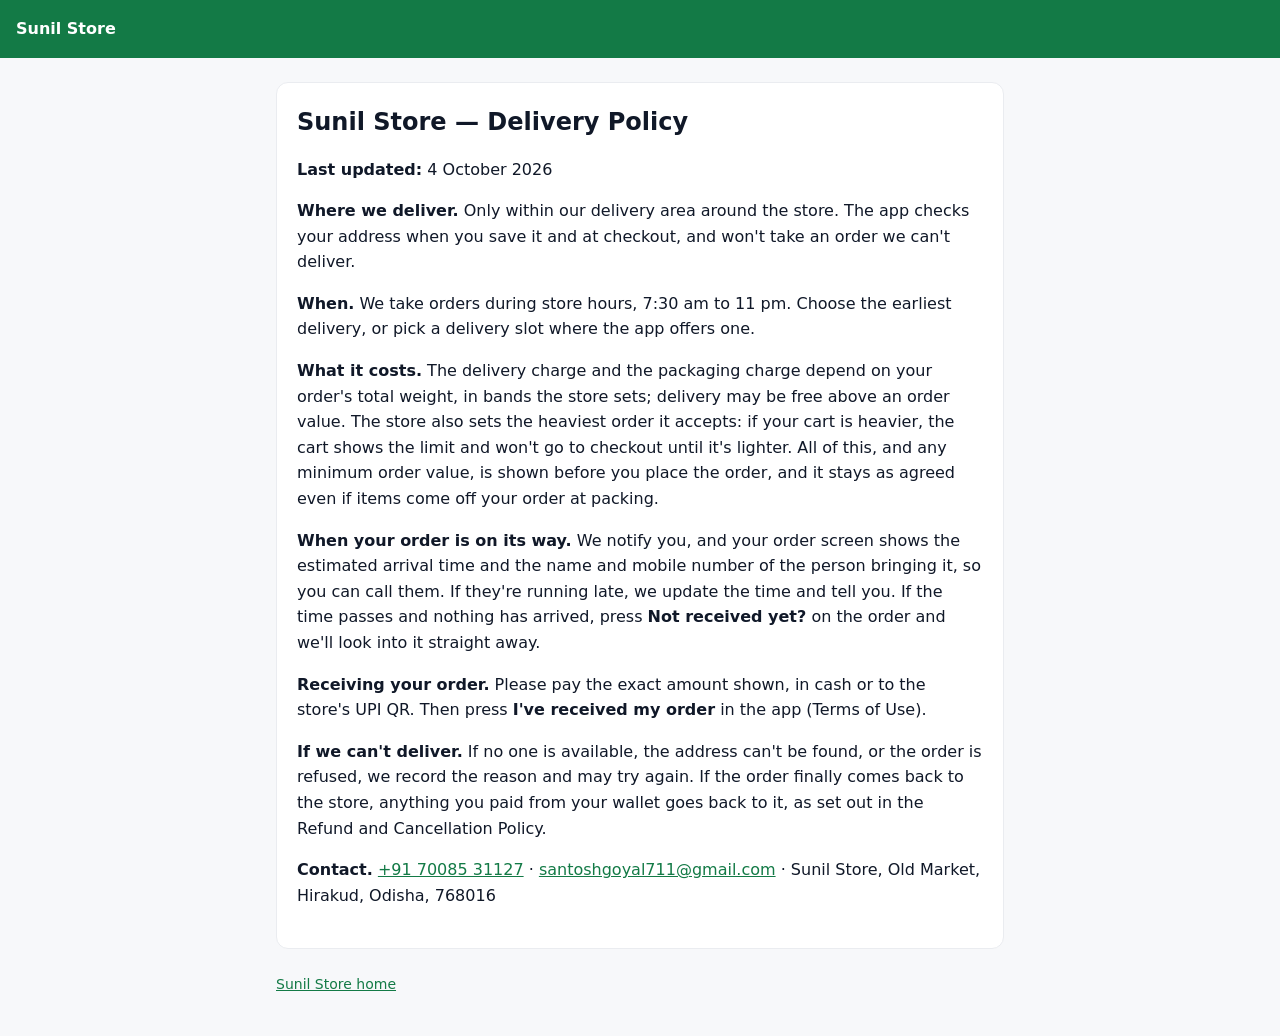
<file: delivery/index.html>
<!doctype html>
<html lang="en">
<head>
<meta charset="utf-8">
<meta name="viewport" content="width=device-width, initial-scale=1">
<title>Delivery Policy · Sunil Store</title>
<style>
:root { --brand: #137A46; --brand-dark: #0D5A33; --brand-tint: #E8F5EE; --accent: #FF6A1A; --discount: #C62828; --saving: #0E7C66; --ink: #101828; --ink-muted: #667085; --ink-faint: #98A2B3; --line: #EAECF0; --surface: #F7F8FA; --card: #FFFFFF; --warning: #B54708; --danger: #D92D20; --overlay: rgba(16,24,40,0.55); --on-fill: #FFFFFF; --on-overlay: #FFFFFF; color-scheme: light dark; }
@media (prefers-color-scheme: dark) { :root { --brand: #3DC17D; --brand-dark: #2FA566; --brand-tint: #11301F; --accent: #FF8A4C; --discount: #FF6B6B; --saving: #3CCBA8; --ink: #F2F4F7; --ink-muted: #A4AEBD; --ink-faint: #7C8799; --line: #263244; --surface: #0B0F14; --card: #131B27; --warning: #F5A524; --danger: #FF6B61; --overlay: rgba(0,0,0,0.65); --on-fill: #0B0F14; --on-overlay: #FFFFFF; } }
* { box-sizing: border-box; }
body { margin: 0; background: var(--surface); color: var(--ink);
  font: 16px/1.6 system-ui, -apple-system, "Segoe UI", Roboto, "Noto Sans", sans-serif; }
header { background: var(--brand); color: #fff; padding: 16px; }
header a { color: #fff; text-decoration: none; font-weight: 700; }
main { max-width: 760px; margin: 0 auto; padding: 24px 16px 40px; }
article { background: var(--card); border: 1px solid var(--line); border-radius: 12px;
  padding: 24px 20px; overflow-wrap: anywhere; }
h1, h2, h3 { line-height: 1.25; } h2 { margin-top: 0; }
a { color: var(--brand); }
table { width: 100%; border-collapse: collapse; margin: 16px 0; font-size: 15px; }
th, td { text-align: left; vertical-align: top; padding: 8px; border-bottom: 1px solid var(--line); }
nav ul { list-style: none; padding: 0; display: grid; gap: 8px; }
nav a { display: block; padding: 12px 16px; background: var(--card);
  border: 1px solid var(--line); border-radius: 12px; text-decoration: none; }
footer { color: var(--ink-muted); font-size: 14px; margin-top: 24px; }
.card { background: var(--card); border: 1px solid var(--line); border-radius: 12px;
  padding: 20px; margin: 16px 0; overflow-wrap: anywhere; }
.muted { color: var(--ink-muted); font-size: 14px; }
.button { display: inline-block; background: var(--brand); color: #fff; text-decoration: none; font-weight: 700;
  padding: 12px 20px; border-radius: 12px; }
code { font-size: 13px; word-break: break-all; }
ol li { margin: 8px 0; }
@media (max-width: 480px) { table, thead, tbody, tr, th, td { display: block; } th { display: none; }
  td { border: 0; padding: 4px 0; } tr { border-bottom: 1px solid var(--line); padding: 8px 0; } }
</style>
</head>
<body>
<header><a href="/sunil-store-public/">Sunil Store</a></header>
<main>
<article>
<h2>Sunil Store — Delivery Policy</h2>
<p><strong>Last updated:</strong> 4 October 2026</p>
<p><strong>Where we deliver.</strong> Only within our delivery area around the store. The app checks your
address when you save it and at checkout, and won&#39;t take an order we can&#39;t deliver.</p>
<p><strong>When.</strong> We take orders during store hours, 7:30 am to 11 pm. Choose the
earliest delivery, or pick a delivery slot where the app offers one.</p>
<p><strong>What it costs.</strong> The delivery charge and the packaging charge depend on your order&#39;s total
weight, in bands the store sets; delivery may be free above an order value. The store also sets
the heaviest order it accepts: if your cart is heavier, the cart shows the limit and won&#39;t go to
checkout until it&#39;s lighter. All of this, and any minimum order value, is shown before you place
the order, and it stays as agreed even if items come off your order at packing.</p>
<p><strong>When your order is on its way.</strong> We notify you, and your order screen shows the estimated
arrival time and the name and mobile number of the person bringing it, so you can call them. If
they&#39;re running late, we update the time and tell you. If the time passes and nothing has arrived,
press <strong>Not received yet?</strong> on the order and we&#39;ll look into it straight away.</p>
<p><strong>Receiving your order.</strong> Please pay the exact amount shown, in cash or to the store&#39;s UPI QR. Then
press <strong>I&#39;ve received my order</strong> in the app (Terms of Use).</p>
<p><strong>If we can&#39;t deliver.</strong> If no one is available, the address can&#39;t be found, or the order is
refused, we record the reason and may try again. If the order finally comes back to the store,
anything you paid from your wallet goes back to it, as set out in the Refund and Cancellation
Policy.</p>
<p><strong>Contact.</strong> <a href="tel:+917008531127">+91 70085 31127</a> · <a href="mailto:santoshgoyal711@gmail.com">santoshgoyal711@gmail.com</a> · Sunil Store, Old Market, Hirakud, Odisha, 768016</p>

</article>
<footer><a href="/sunil-store-public/">Sunil Store home</a></footer>
</main>
</body>
</html>
</file>
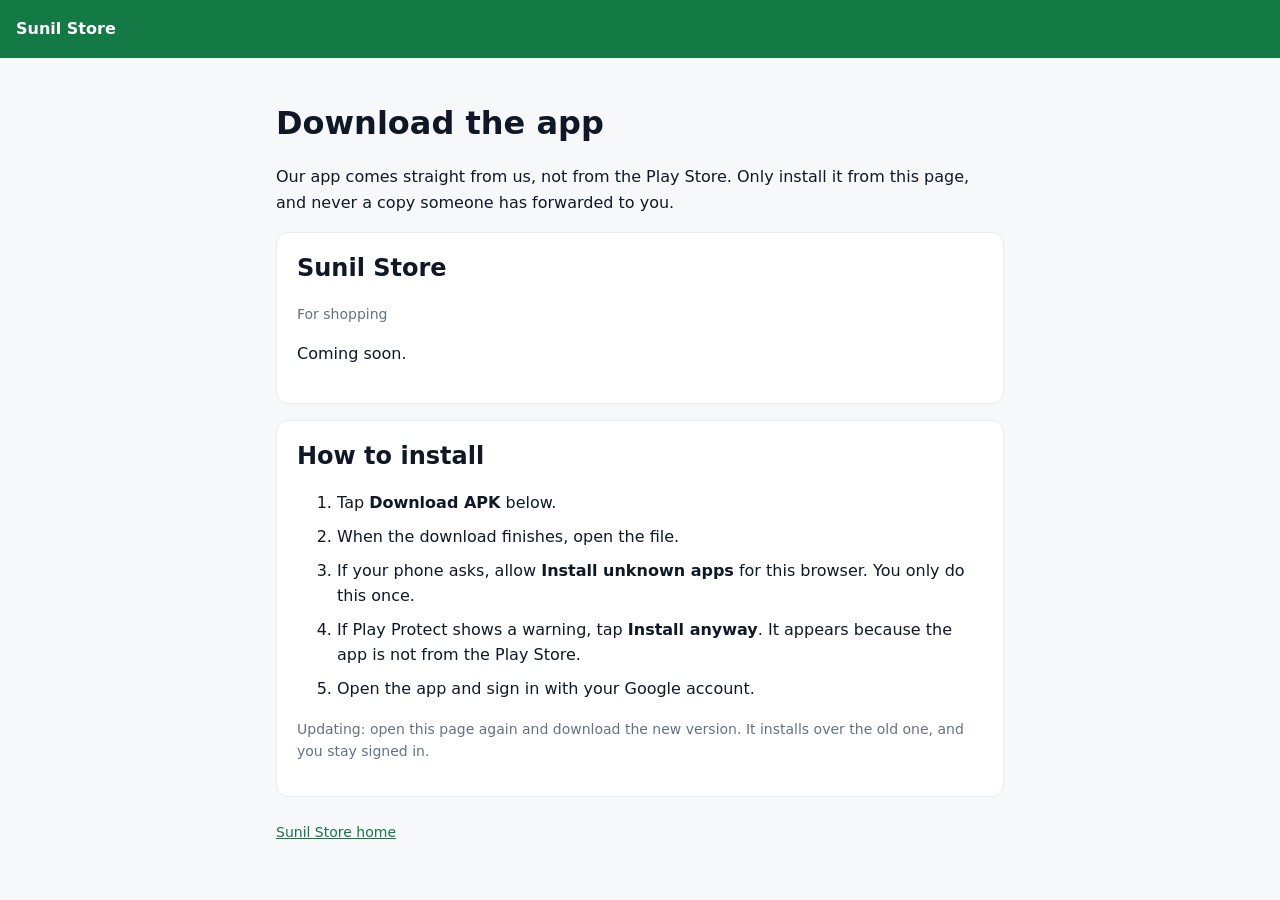
<file: download/index.html>
<!doctype html>
<html lang="en">
<head>
<meta charset="utf-8">
<meta name="viewport" content="width=device-width, initial-scale=1">
<title>Download the apps · Sunil Store</title>
<style>
:root { --brand: #137A46; --brand-dark: #0D5A33; --brand-tint: #E8F5EE; --accent: #FF6A1A; --discount: #C62828; --saving: #0E7C66; --ink: #101828; --ink-muted: #667085; --ink-faint: #98A2B3; --line: #EAECF0; --surface: #F7F8FA; --card: #FFFFFF; --warning: #B54708; --danger: #D92D20; --overlay: rgba(16,24,40,0.55); --on-fill: #FFFFFF; --on-overlay: #FFFFFF; color-scheme: light dark; }
@media (prefers-color-scheme: dark) { :root { --brand: #3DC17D; --brand-dark: #2FA566; --brand-tint: #11301F; --accent: #FF8A4C; --discount: #FF6B6B; --saving: #3CCBA8; --ink: #F2F4F7; --ink-muted: #A4AEBD; --ink-faint: #7C8799; --line: #263244; --surface: #0B0F14; --card: #131B27; --warning: #F5A524; --danger: #FF6B61; --overlay: rgba(0,0,0,0.65); --on-fill: #0B0F14; --on-overlay: #FFFFFF; } }
* { box-sizing: border-box; }
body { margin: 0; background: var(--surface); color: var(--ink);
  font: 16px/1.6 system-ui, -apple-system, "Segoe UI", Roboto, "Noto Sans", sans-serif; }
header { background: var(--brand); color: #fff; padding: 16px; }
header a { color: #fff; text-decoration: none; font-weight: 700; }
main { max-width: 760px; margin: 0 auto; padding: 24px 16px 40px; }
article { background: var(--card); border: 1px solid var(--line); border-radius: 12px;
  padding: 24px 20px; overflow-wrap: anywhere; }
h1, h2, h3 { line-height: 1.25; } h2 { margin-top: 0; }
a { color: var(--brand); }
table { width: 100%; border-collapse: collapse; margin: 16px 0; font-size: 15px; }
th, td { text-align: left; vertical-align: top; padding: 8px; border-bottom: 1px solid var(--line); }
nav ul { list-style: none; padding: 0; display: grid; gap: 8px; }
nav a { display: block; padding: 12px 16px; background: var(--card);
  border: 1px solid var(--line); border-radius: 12px; text-decoration: none; }
footer { color: var(--ink-muted); font-size: 14px; margin-top: 24px; }
.card { background: var(--card); border: 1px solid var(--line); border-radius: 12px;
  padding: 20px; margin: 16px 0; overflow-wrap: anywhere; }
.muted { color: var(--ink-muted); font-size: 14px; }
.button { display: inline-block; background: var(--brand); color: #fff; text-decoration: none; font-weight: 700;
  padding: 12px 20px; border-radius: 12px; }
code { font-size: 13px; word-break: break-all; }
ol li { margin: 8px 0; }
@media (max-width: 480px) { table, thead, tbody, tr, th, td { display: block; } th { display: none; }
  td { border: 0; padding: 4px 0; } tr { border-bottom: 1px solid var(--line); padding: 8px 0; } }
</style>
</head>
<body>
<header><a href="/sunil-store-public/">Sunil Store</a></header>
<main>
<h1>Download the app</h1>
<p>Our app comes straight from us, not from the Play Store. Only install it from this page, and
never a copy someone has forwarded to you.</p>
<section class="card"><h2>Sunil Store</h2>
<p class="muted">For shopping</p><p>Coming soon.</p></section>
<section class="card">
<h2>How to install</h2>
<ol><li>Tap <strong>Download APK</strong> below.</li><li>When the download finishes, open the file.</li><li>If your phone asks, allow <strong>Install unknown apps</strong> for this browser. You only do this once.</li><li>If Play Protect shows a warning, tap <strong>Install anyway</strong>. It appears because the app is not from the Play Store.</li><li>Open the app and sign in with your Google account.</li></ol>
<p class="muted">Updating: open this page again and download the new version. It installs over the old
one, and you stay signed in.</p>
</section>
<footer><a href="/sunil-store-public/">Sunil Store home</a></footer>
</main>
</body>
</html>
</file>
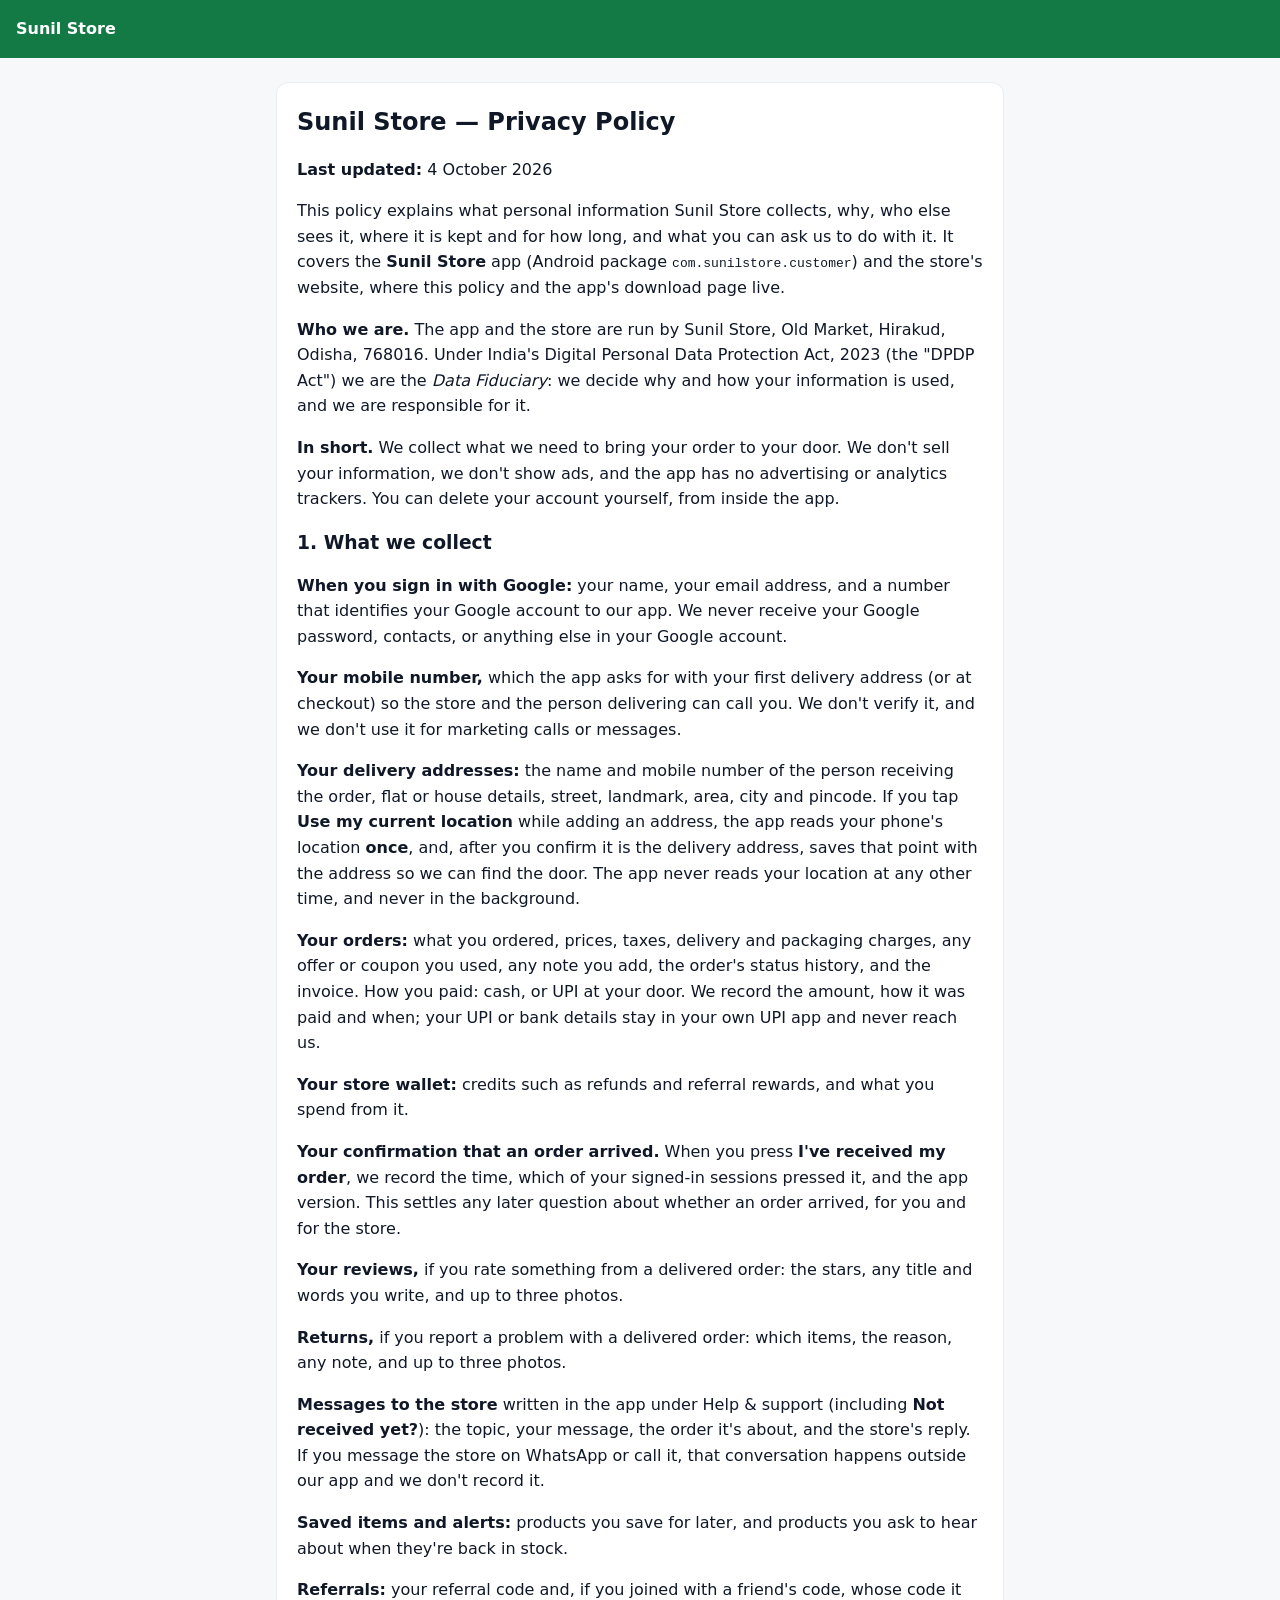
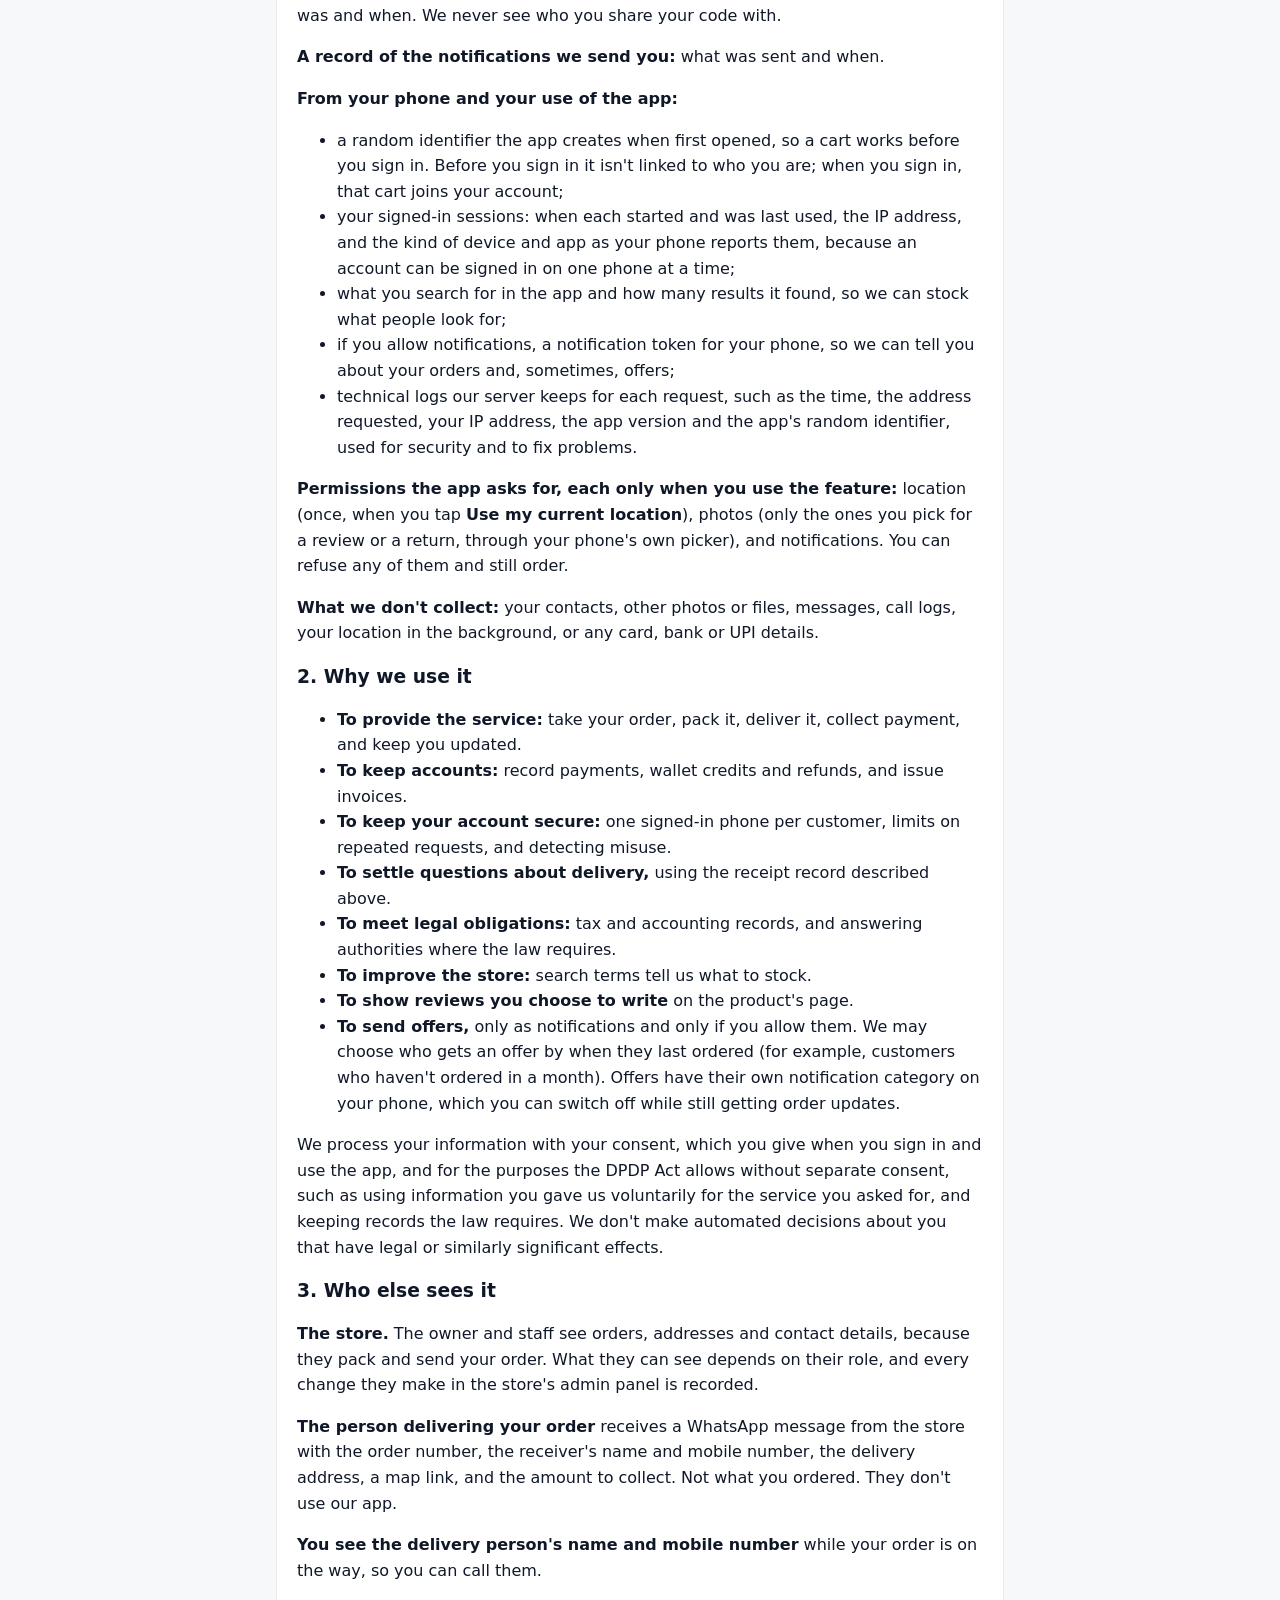
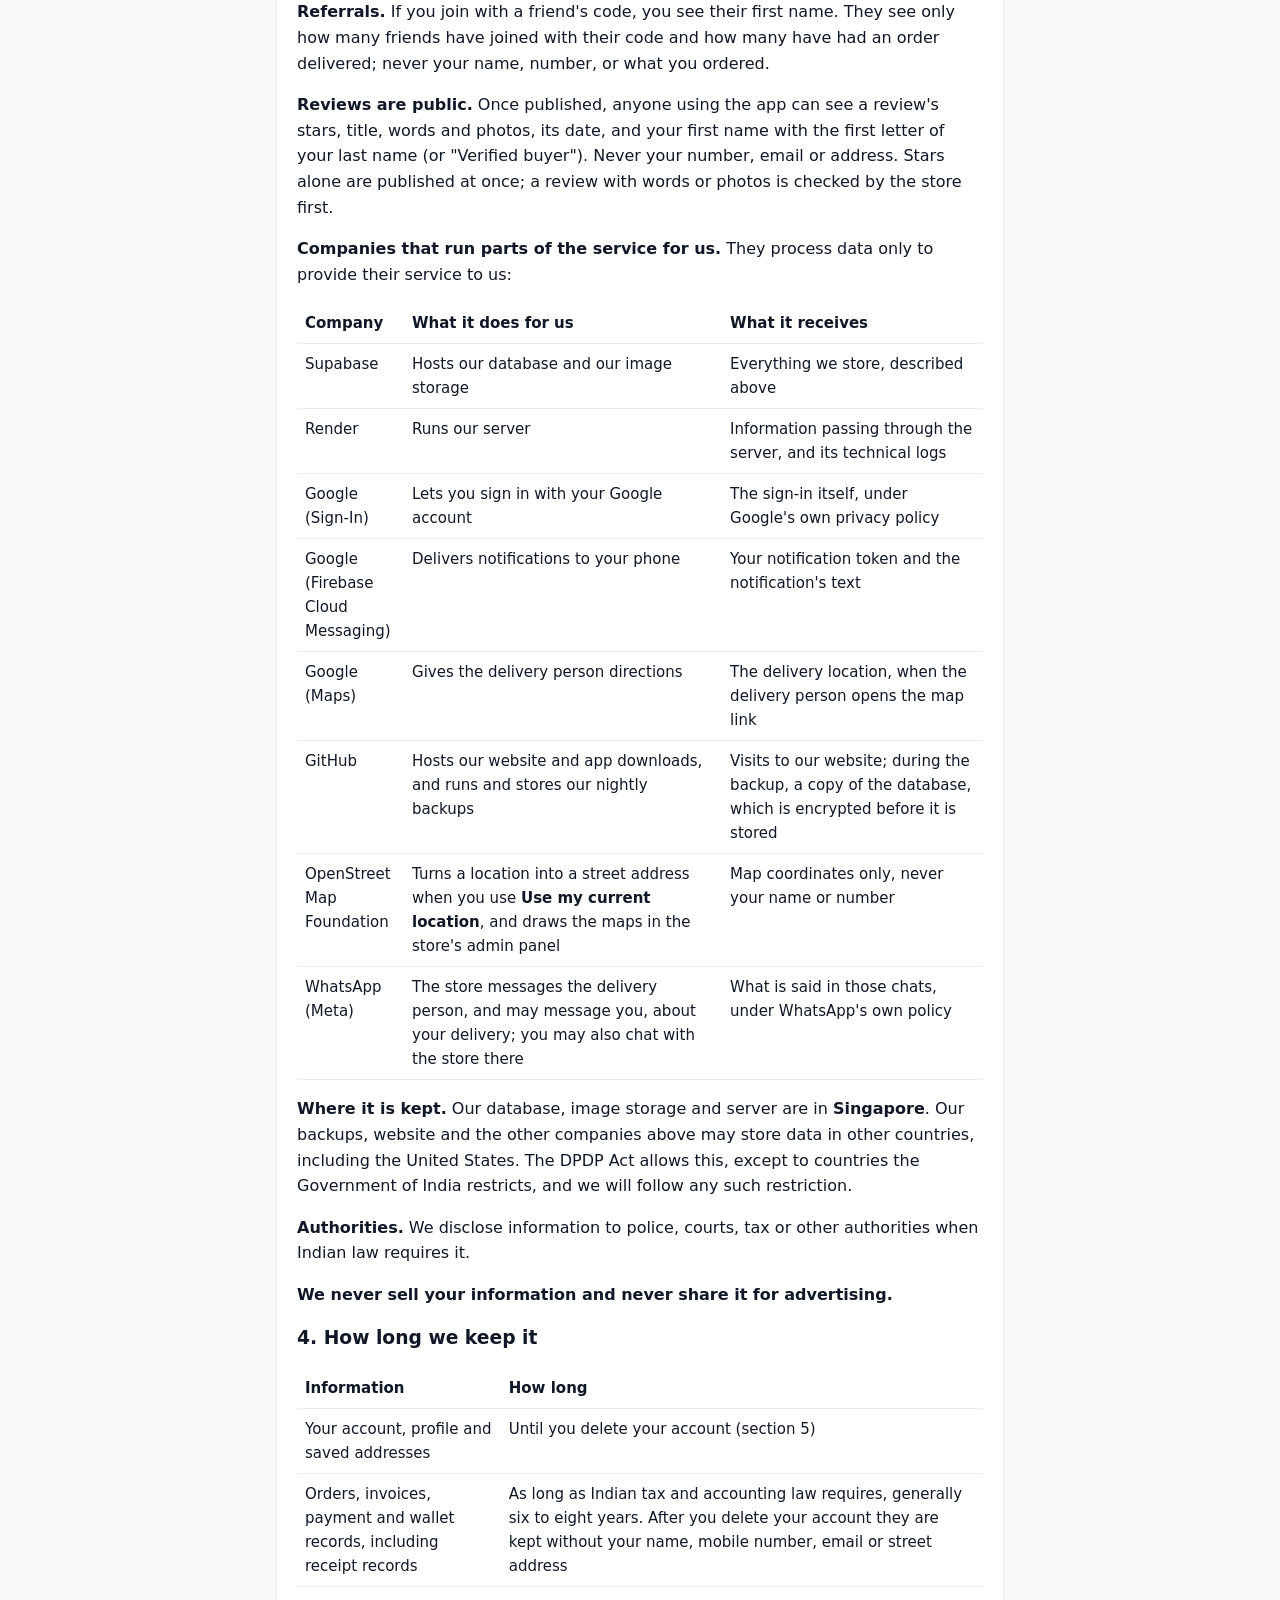
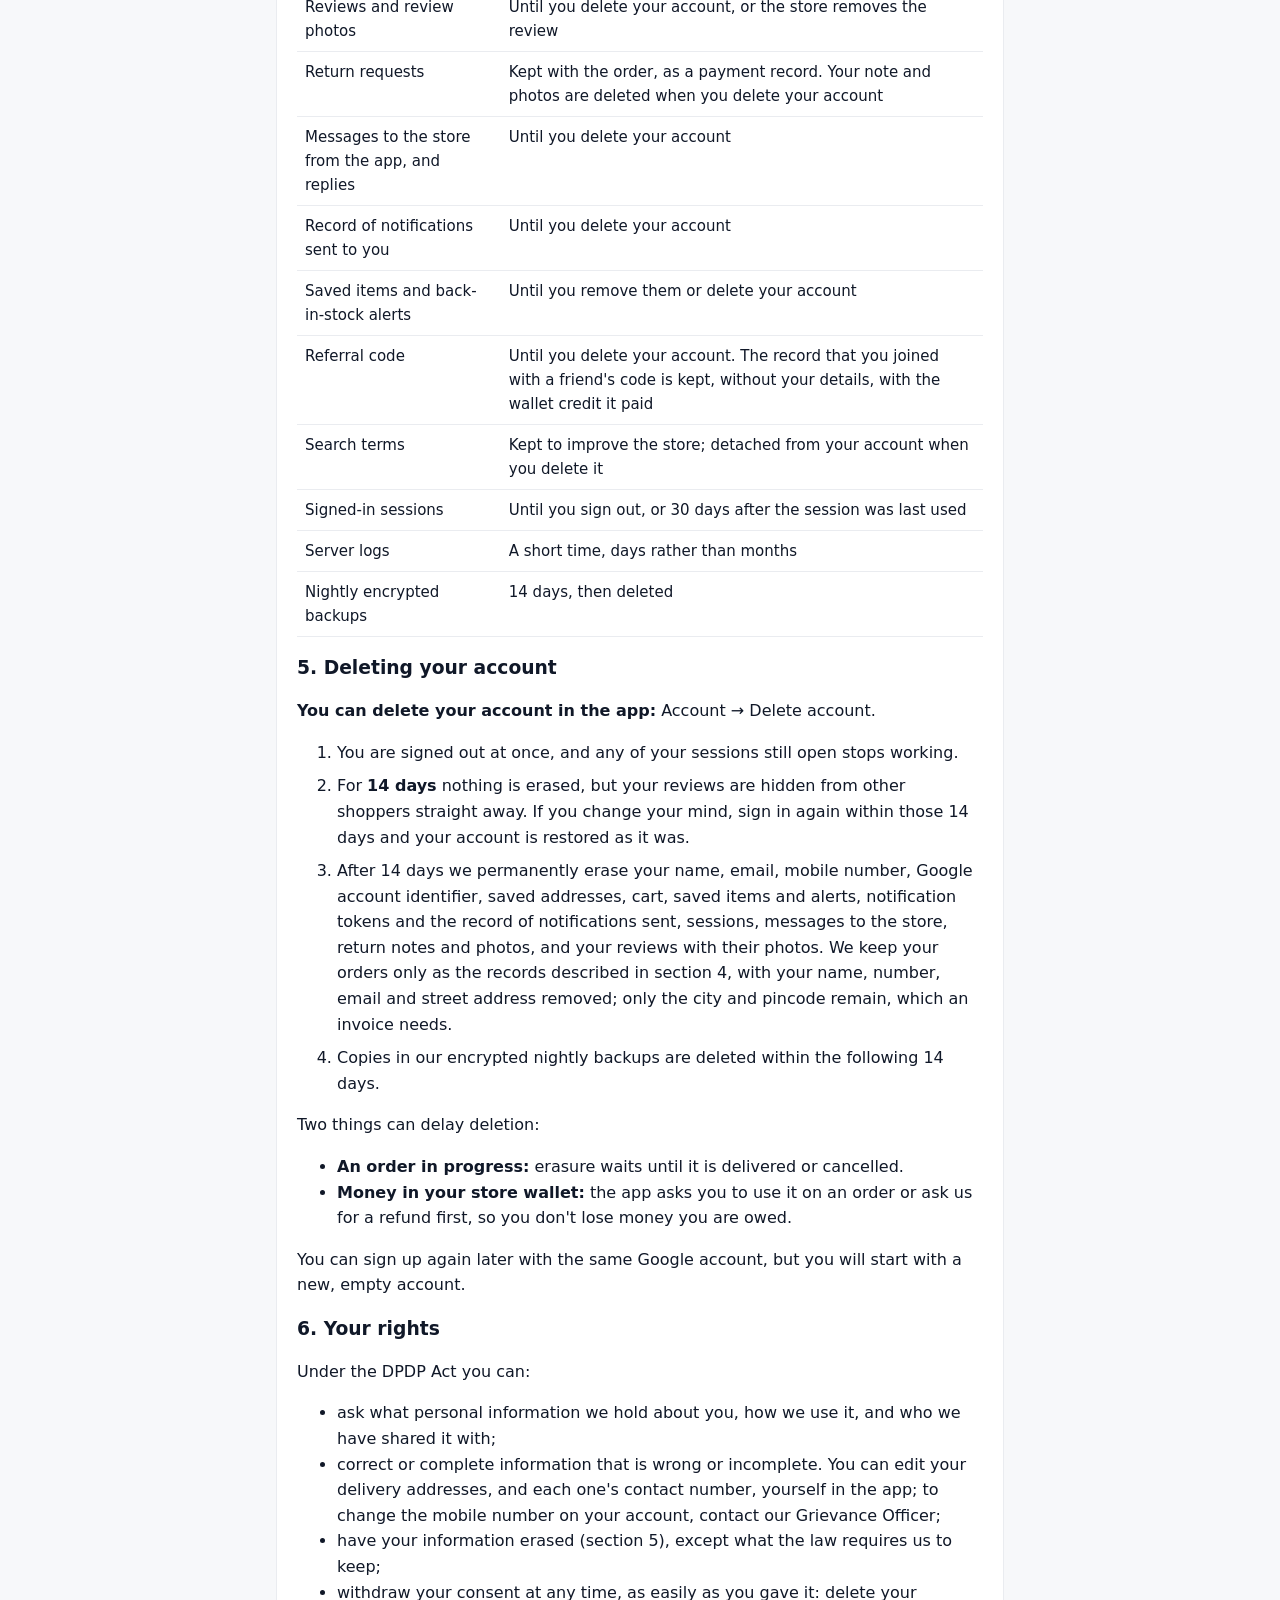
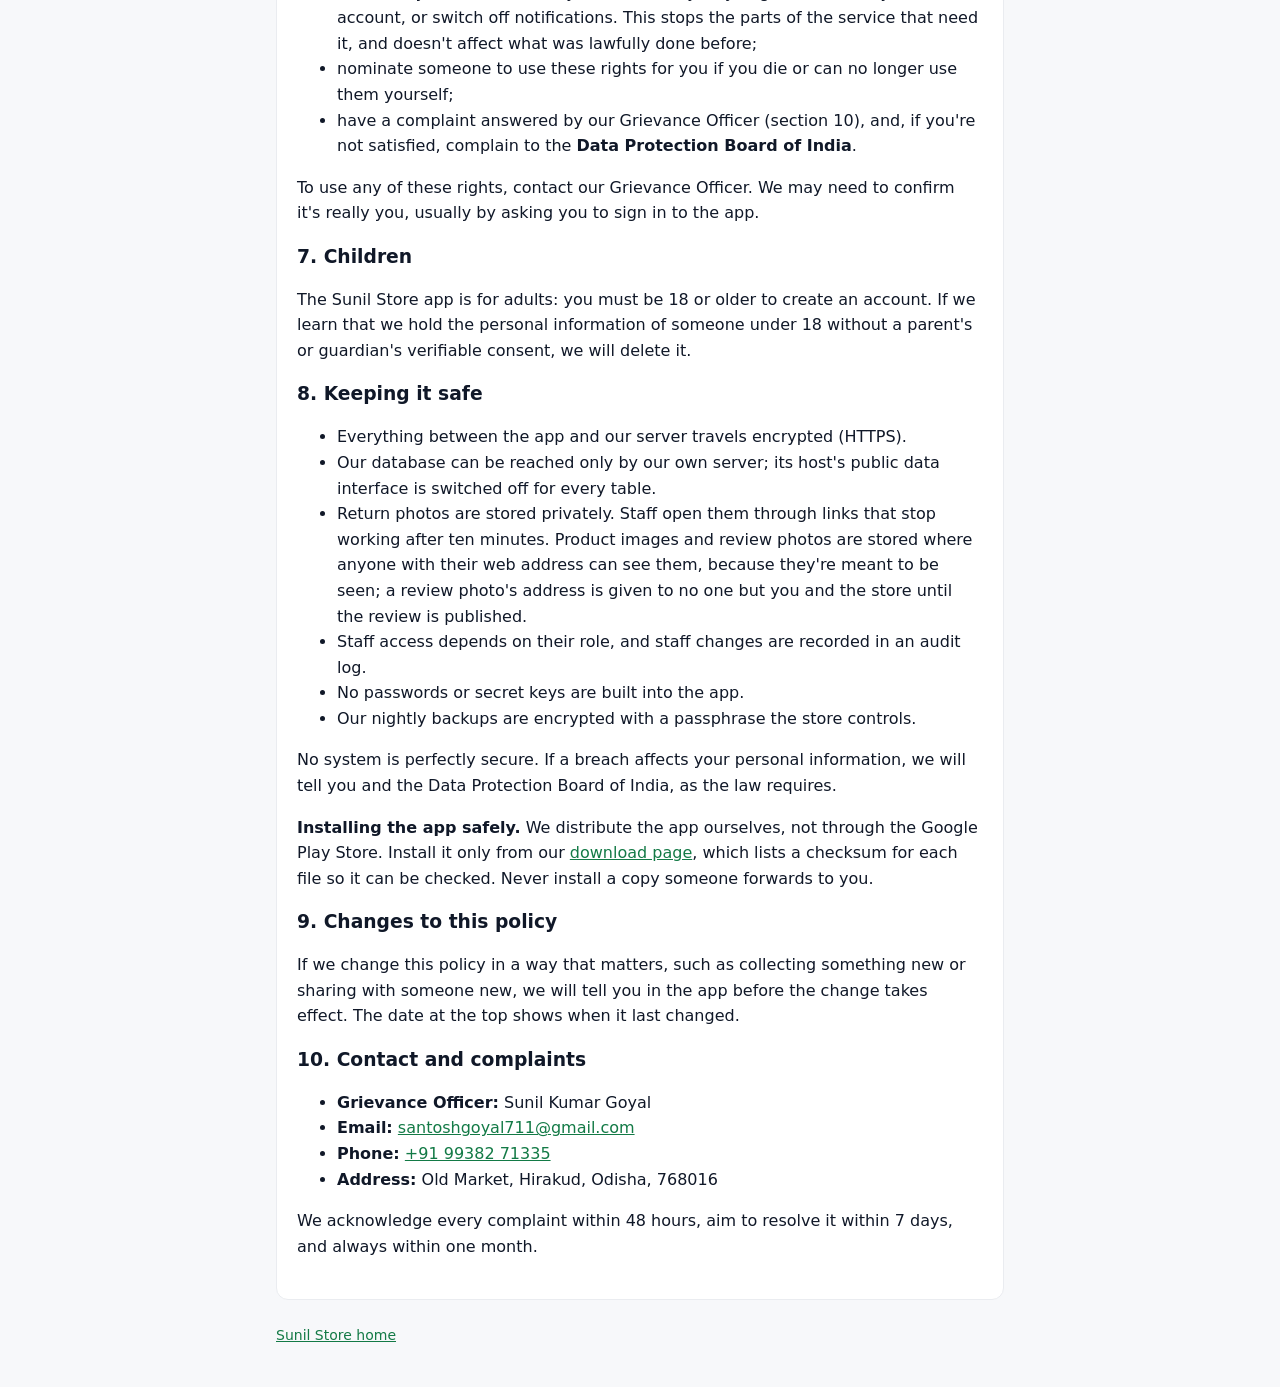
<file: privacy/index.html>
<!doctype html>
<html lang="en">
<head>
<meta charset="utf-8">
<meta name="viewport" content="width=device-width, initial-scale=1">
<title>Privacy Policy · Sunil Store</title>
<style>
:root { --brand: #137A46; --brand-dark: #0D5A33; --brand-tint: #E8F5EE; --accent: #FF6A1A; --discount: #C62828; --saving: #0E7C66; --ink: #101828; --ink-muted: #667085; --ink-faint: #98A2B3; --line: #EAECF0; --surface: #F7F8FA; --card: #FFFFFF; --warning: #B54708; --danger: #D92D20; --overlay: rgba(16,24,40,0.55); --on-fill: #FFFFFF; --on-overlay: #FFFFFF; color-scheme: light dark; }
@media (prefers-color-scheme: dark) { :root { --brand: #3DC17D; --brand-dark: #2FA566; --brand-tint: #11301F; --accent: #FF8A4C; --discount: #FF6B6B; --saving: #3CCBA8; --ink: #F2F4F7; --ink-muted: #A4AEBD; --ink-faint: #7C8799; --line: #263244; --surface: #0B0F14; --card: #131B27; --warning: #F5A524; --danger: #FF6B61; --overlay: rgba(0,0,0,0.65); --on-fill: #0B0F14; --on-overlay: #FFFFFF; } }
* { box-sizing: border-box; }
body { margin: 0; background: var(--surface); color: var(--ink);
  font: 16px/1.6 system-ui, -apple-system, "Segoe UI", Roboto, "Noto Sans", sans-serif; }
header { background: var(--brand); color: #fff; padding: 16px; }
header a { color: #fff; text-decoration: none; font-weight: 700; }
main { max-width: 760px; margin: 0 auto; padding: 24px 16px 40px; }
article { background: var(--card); border: 1px solid var(--line); border-radius: 12px;
  padding: 24px 20px; overflow-wrap: anywhere; }
h1, h2, h3 { line-height: 1.25; } h2 { margin-top: 0; }
a { color: var(--brand); }
table { width: 100%; border-collapse: collapse; margin: 16px 0; font-size: 15px; }
th, td { text-align: left; vertical-align: top; padding: 8px; border-bottom: 1px solid var(--line); }
nav ul { list-style: none; padding: 0; display: grid; gap: 8px; }
nav a { display: block; padding: 12px 16px; background: var(--card);
  border: 1px solid var(--line); border-radius: 12px; text-decoration: none; }
footer { color: var(--ink-muted); font-size: 14px; margin-top: 24px; }
.card { background: var(--card); border: 1px solid var(--line); border-radius: 12px;
  padding: 20px; margin: 16px 0; overflow-wrap: anywhere; }
.muted { color: var(--ink-muted); font-size: 14px; }
.button { display: inline-block; background: var(--brand); color: #fff; text-decoration: none; font-weight: 700;
  padding: 12px 20px; border-radius: 12px; }
code { font-size: 13px; word-break: break-all; }
ol li { margin: 8px 0; }
@media (max-width: 480px) { table, thead, tbody, tr, th, td { display: block; } th { display: none; }
  td { border: 0; padding: 4px 0; } tr { border-bottom: 1px solid var(--line); padding: 8px 0; } }
</style>
</head>
<body>
<header><a href="/sunil-store-public/">Sunil Store</a></header>
<main>
<article>
<h2>Sunil Store — Privacy Policy</h2>
<p><strong>Last updated:</strong> 4 October 2026</p>
<p>This policy explains what personal information Sunil Store collects, why, who else sees it, where
it is kept and for how long, and what you can ask us to do with it. It covers the <strong>Sunil Store</strong>
app (Android package <code>com.sunilstore.customer</code>) and the store&#39;s website, where this policy and the
app&#39;s download page live.</p>
<p><strong>Who we are.</strong> The app and the store are run by Sunil Store,
Old Market, Hirakud, Odisha, 768016. Under India&#39;s Digital Personal Data Protection Act, 2023 (the
&quot;DPDP Act&quot;) we are the <em>Data Fiduciary</em>: we decide why and how your information is used, and we
are responsible for it.</p>
<p><strong>In short.</strong> We collect what we need to bring your order to your door. We don&#39;t sell your
information, we don&#39;t show ads, and the app has no advertising or analytics trackers. You can
delete your account yourself, from inside the app.</p>
<h3>1. What we collect</h3>
<p><strong>When you sign in with Google:</strong> your name, your email address, and a number that identifies
your Google account to our app. We never receive your Google password, contacts, or anything else
in your Google account.</p>
<p><strong>Your mobile number,</strong> which the app asks for with your first delivery address (or at checkout)
so the store and the person delivering can call you. We don&#39;t verify it, and we don&#39;t use it for marketing calls or
messages.</p>
<p><strong>Your delivery addresses:</strong> the name and mobile number of the person receiving the order, flat or
house details, street, landmark, area, city and pincode. If you tap <strong>Use my current location</strong>
while adding an address, the app reads your phone&#39;s location <strong>once</strong>, and, after you confirm it is
the delivery address, saves that point with the address so we can find the door. The app never
reads your location at any other time, and never in the background.</p>
<p><strong>Your orders:</strong> what you ordered, prices, taxes, delivery and packaging charges, any offer or
coupon you used, any note you add, the order&#39;s status history, and the invoice. How you paid:
cash, or UPI at your door. We record the amount, how it was paid and when; your UPI or bank
details stay in your own UPI app and never reach us.</p>
<p><strong>Your store wallet:</strong> credits such as refunds and referral rewards, and what you spend from it.</p>
<p><strong>Your confirmation that an order arrived.</strong> When you press <strong>I&#39;ve received my order</strong>, we record
the time, which of your signed-in sessions pressed it, and the app version. This settles any later
question about whether an order arrived, for you and for the store.</p>
<p><strong>Your reviews,</strong> if you rate something from a delivered order: the stars, any title and words you
write, and up to three photos.</p>
<p><strong>Returns,</strong> if you report a problem with a delivered order: which items, the reason, any note, and
up to three photos.</p>
<p><strong>Messages to the store</strong> written in the app under Help &amp; support (including <strong>Not received
yet?</strong>): the topic, your message, the order it&#39;s about, and the store&#39;s reply. If you message the
store on WhatsApp or call it, that conversation happens outside our app and we don&#39;t record it.</p>
<p><strong>Saved items and alerts:</strong> products you save for later, and products you ask to hear about when
they&#39;re back in stock.</p>
<p><strong>Referrals:</strong> your referral code and, if you joined with a friend&#39;s code, whose code it was and
when. We never see who you share your code with.</p>
<p><strong>A record of the notifications we send you:</strong> what was sent and when.</p>
<p><strong>From your phone and your use of the app:</strong></p>
<ul>
<li>a random identifier the app creates when first opened, so a cart works before you sign in. Before
you sign in it isn&#39;t linked to who you are; when you sign in, that cart joins your account;</li>
<li>your signed-in sessions: when each started and was last used, the IP address, and the kind of
device and app as your phone reports them, because an account can be signed in on one phone at
a time;</li>
<li>what you search for in the app and how many results it found, so we can stock what people look
for;</li>
<li>if you allow notifications, a notification token for your phone, so we can tell you about your
orders and, sometimes, offers;</li>
<li>technical logs our server keeps for each request, such as the time, the address requested, your
IP address, the app version and the app&#39;s random identifier, used for security and to fix
problems.</li>
</ul>
<p><strong>Permissions the app asks for, each only when you use the feature:</strong> location (once, when you tap
<strong>Use my current location</strong>), photos (only the ones you pick for a review or a return, through
your phone&#39;s own picker), and notifications. You can refuse any of them and still order.</p>
<p><strong>What we don&#39;t collect:</strong> your contacts, other photos or files, messages, call logs, your location
in the background, or any card, bank or UPI details.</p>
<h3>2. Why we use it</h3>
<ul>
<li><strong>To provide the service:</strong> take your order, pack it, deliver it, collect payment, and keep you
updated.</li>
<li><strong>To keep accounts:</strong> record payments, wallet credits and refunds, and issue invoices.</li>
<li><strong>To keep your account secure:</strong> one signed-in phone per customer, limits on repeated requests,
and detecting misuse.</li>
<li><strong>To settle questions about delivery,</strong> using the receipt record described above.</li>
<li><strong>To meet legal obligations:</strong> tax and accounting records, and answering authorities where the
law requires.</li>
<li><strong>To improve the store:</strong> search terms tell us what to stock.</li>
<li><strong>To show reviews you choose to write</strong> on the product&#39;s page.</li>
<li><strong>To send offers,</strong> only as notifications and only if you allow them. We may choose who gets an
offer by when they last ordered (for example, customers who haven&#39;t ordered in a month). Offers
have their own notification category on your phone, which you can switch off while still getting
order updates.</li>
</ul>
<p>We process your information with your consent, which you give when you sign in and use the app,
and for the purposes the DPDP Act allows without separate consent, such as using information you
gave us voluntarily for the service you asked for, and keeping records the law requires. We don&#39;t
make automated decisions about you that have legal or similarly significant effects.</p>
<h3>3. Who else sees it</h3>
<p><strong>The store.</strong> The owner and staff see orders, addresses and contact details, because they pack and
send your order. What they can see depends on their role, and every change they make in the
store&#39;s admin panel is recorded.</p>
<p><strong>The person delivering your order</strong> receives a WhatsApp message from the store with the order
number, the receiver&#39;s name and mobile number, the delivery address, a map link, and the amount to
collect. Not what you ordered. They don&#39;t use our app.</p>
<p><strong>You see the delivery person&#39;s name and mobile number</strong> while your order is on the way, so you can
call them.</p>
<p><strong>Referrals.</strong> If you join with a friend&#39;s code, you see their first name. They see only how many
friends have joined with their code and how many have had an order delivered; never your name,
number, or what you ordered.</p>
<p><strong>Reviews are public.</strong> Once published, anyone using the app can see a review&#39;s stars, title, words
and photos, its date, and your first name with the first letter of your last name (or &quot;Verified
buyer&quot;). Never your number, email or address. Stars alone are published at once; a review with
words or photos is checked by the store first.</p>
<p><strong>Companies that run parts of the service for us.</strong> They process data only to provide their
service to us:</p>
<table>
<thead>
<tr>
<th>Company</th>
<th>What it does for us</th>
<th>What it receives</th>
</tr>
</thead>
<tbody><tr>
<td>Supabase</td>
<td>Hosts our database and our image storage</td>
<td>Everything we store, described above</td>
</tr>
<tr>
<td>Render</td>
<td>Runs our server</td>
<td>Information passing through the server, and its technical logs</td>
</tr>
<tr>
<td>Google (Sign-In)</td>
<td>Lets you sign in with your Google account</td>
<td>The sign-in itself, under Google&#39;s own privacy policy</td>
</tr>
<tr>
<td>Google (Firebase Cloud Messaging)</td>
<td>Delivers notifications to your phone</td>
<td>Your notification token and the notification&#39;s text</td>
</tr>
<tr>
<td>Google (Maps)</td>
<td>Gives the delivery person directions</td>
<td>The delivery location, when the delivery person opens the map link</td>
</tr>
<tr>
<td>GitHub</td>
<td>Hosts our website and app downloads, and runs and stores our nightly backups</td>
<td>Visits to our website; during the backup, a copy of the database, which is encrypted before it is stored</td>
</tr>
<tr>
<td>OpenStreetMap Foundation</td>
<td>Turns a location into a street address when you use <strong>Use my current location</strong>, and draws the maps in the store&#39;s admin panel</td>
<td>Map coordinates only, never your name or number</td>
</tr>
<tr>
<td>WhatsApp (Meta)</td>
<td>The store messages the delivery person, and may message you, about your delivery; you may also chat with the store there</td>
<td>What is said in those chats, under WhatsApp&#39;s own policy</td>
</tr>
</tbody></table>
<p><strong>Where it is kept.</strong> Our database, image storage and server are in <strong>Singapore</strong>. Our backups,
website and the other companies above may store data in other countries, including the United
States. The DPDP Act allows this, except to countries the Government of India restricts, and we
will follow any such restriction.</p>
<p><strong>Authorities.</strong> We disclose information to police, courts, tax or other authorities when Indian
law requires it.</p>
<p><strong>We never sell your information and never share it for advertising.</strong></p>
<h3>4. How long we keep it</h3>
<table>
<thead>
<tr>
<th>Information</th>
<th>How long</th>
</tr>
</thead>
<tbody><tr>
<td>Your account, profile and saved addresses</td>
<td>Until you delete your account (section 5)</td>
</tr>
<tr>
<td>Orders, invoices, payment and wallet records, including receipt records</td>
<td>As long as Indian tax and accounting law requires, generally six to eight years. After you delete your account they are kept without your name, mobile number, email or street address</td>
</tr>
<tr>
<td>Reviews and review photos</td>
<td>Until you delete your account, or the store removes the review</td>
</tr>
<tr>
<td>Return requests</td>
<td>Kept with the order, as a payment record. Your note and photos are deleted when you delete your account</td>
</tr>
<tr>
<td>Messages to the store from the app, and replies</td>
<td>Until you delete your account</td>
</tr>
<tr>
<td>Record of notifications sent to you</td>
<td>Until you delete your account</td>
</tr>
<tr>
<td>Saved items and back-in-stock alerts</td>
<td>Until you remove them or delete your account</td>
</tr>
<tr>
<td>Referral code</td>
<td>Until you delete your account. The record that you joined with a friend&#39;s code is kept, without your details, with the wallet credit it paid</td>
</tr>
<tr>
<td>Search terms</td>
<td>Kept to improve the store; detached from your account when you delete it</td>
</tr>
<tr>
<td>Signed-in sessions</td>
<td>Until you sign out, or 30 days after the session was last used</td>
</tr>
<tr>
<td>Server logs</td>
<td>A short time, days rather than months</td>
</tr>
<tr>
<td>Nightly encrypted backups</td>
<td>14 days, then deleted</td>
</tr>
</tbody></table>
<h3>5. Deleting your account</h3>
<p><strong>You can delete your account in the app:</strong> Account → Delete account.</p>
<ol>
<li>You are signed out at once, and any of your sessions still open stops working.</li>
<li>For <strong>14 days</strong> nothing is erased, but your reviews are hidden from other shoppers straight
away. If you change your mind, sign in again within those 14 days and your account is restored
as it was.</li>
<li>After 14 days we permanently erase your name, email, mobile number, Google account identifier,
saved addresses, cart, saved items and alerts, notification tokens and the record of notifications sent,
sessions, messages to the store, return notes and photos, and your reviews with their photos.
We keep your orders only as the records described in section 4, with your name, number, email
and street address removed; only the city and pincode remain, which an invoice needs.</li>
<li>Copies in our encrypted nightly backups are deleted within the following 14 days.</li>
</ol>
<p>Two things can delay deletion:</p>
<ul>
<li><strong>An order in progress:</strong> erasure waits until it is delivered or cancelled.</li>
<li><strong>Money in your store wallet:</strong> the app asks you to use it on an order or ask us for a refund
first, so you don&#39;t lose money you are owed.</li>
</ul>
<p>You can sign up again later with the same Google account, but you will start with a new, empty
account.</p>
<h3>6. Your rights</h3>
<p>Under the DPDP Act you can:</p>
<ul>
<li>ask what personal information we hold about you, how we use it, and who we have shared it with;</li>
<li>correct or complete information that is wrong or incomplete. You can edit your delivery
addresses, and each one&#39;s contact number, yourself in the app; to change the mobile number on
your account, contact our Grievance Officer;</li>
<li>have your information erased (section 5), except what the law requires us to keep;</li>
<li>withdraw your consent at any time, as easily as you gave it: delete your account, or switch off
notifications. This stops the parts of the service that need it, and doesn&#39;t affect what was
lawfully done before;</li>
<li>nominate someone to use these rights for you if you die or can no longer use them yourself;</li>
<li>have a complaint answered by our Grievance Officer (section 10), and, if you&#39;re not satisfied,
complain to the <strong>Data Protection Board of India</strong>.</li>
</ul>
<p>To use any of these rights, contact our Grievance Officer. We may need to confirm it&#39;s really you,
usually by asking you to sign in to the app.</p>
<h3>7. Children</h3>
<p>The Sunil Store app is for adults: you must be 18 or older to create an account. If we learn that
we hold the personal information of someone under 18 without a parent&#39;s or guardian&#39;s verifiable
consent, we will delete it.</p>
<h3>8. Keeping it safe</h3>
<ul>
<li>Everything between the app and our server travels encrypted (HTTPS).</li>
<li>Our database can be reached only by our own server; its host&#39;s public data interface is switched
off for every table.</li>
<li>Return photos are stored privately. Staff open them through links that stop working after ten
minutes. Product images and review photos are stored where anyone with their web address can
see them, because they&#39;re meant to be seen; a review photo&#39;s address is given to no one but you
and the store until the review is published.</li>
<li>Staff access depends on their role, and staff changes are recorded in an audit log.</li>
<li>No passwords or secret keys are built into the app.</li>
<li>Our nightly backups are encrypted with a passphrase the store controls.</li>
</ul>
<p>No system is perfectly secure. If a breach affects your personal information, we will tell you
and the Data Protection Board of India, as the law requires.</p>
<p><strong>Installing the app safely.</strong> We distribute the app ourselves, not through the Google Play Store.
Install it only from our <a href="../download/">download page</a>, which lists a checksum for each file so it
can be checked. Never install a copy someone forwards to you.</p>
<h3>9. Changes to this policy</h3>
<p>If we change this policy in a way that matters, such as collecting something new or sharing with
someone new, we will tell you in the app before the change takes effect. The date at the top shows
when it last changed.</p>
<h3>10. Contact and complaints</h3>
<ul>
<li><strong>Grievance Officer:</strong> Sunil Kumar Goyal</li>
<li><strong>Email:</strong> <a href="mailto:santoshgoyal711@gmail.com">santoshgoyal711@gmail.com</a></li>
<li><strong>Phone:</strong> <a href="tel:+919938271335">+91 99382 71335</a></li>
<li><strong>Address:</strong> Old Market, Hirakud, Odisha, 768016</li>
</ul>
<p>We acknowledge every complaint within 48 hours, aim to resolve it within 7 days, and always within
one month.</p>

</article>
<footer><a href="/sunil-store-public/">Sunil Store home</a></footer>
</main>
</body>
</html>
</file>
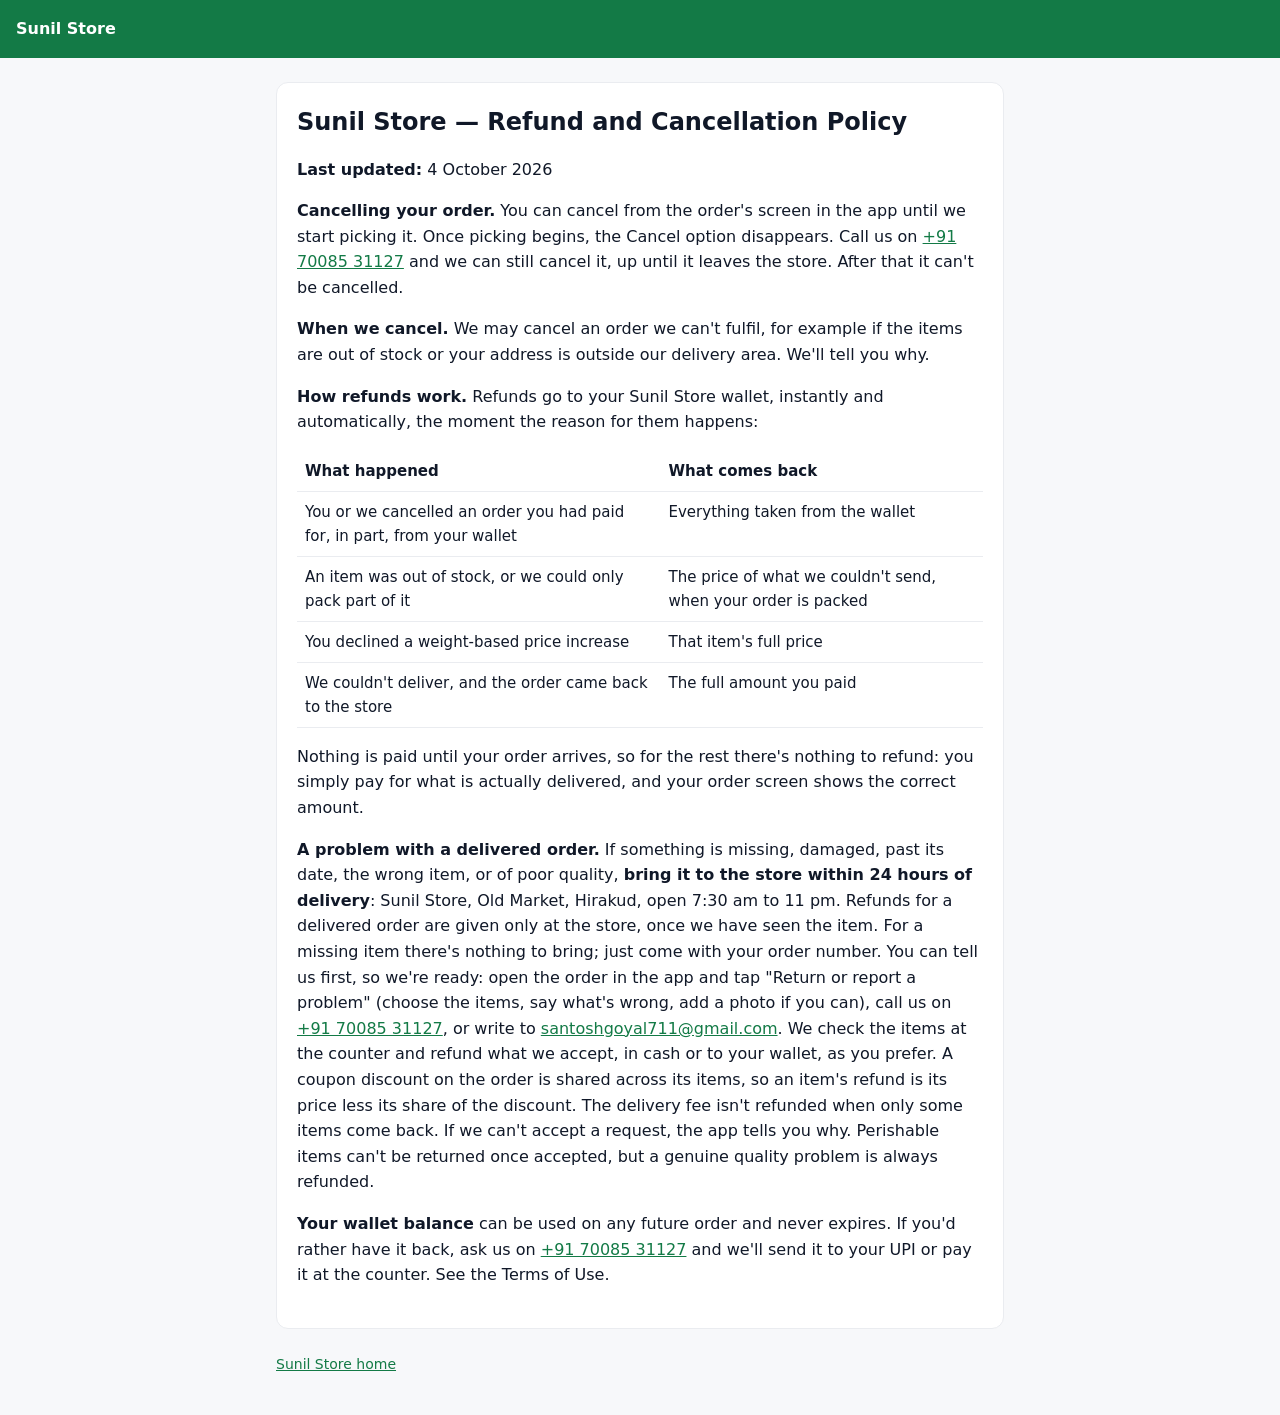
<file: refunds/index.html>
<!doctype html>
<html lang="en">
<head>
<meta charset="utf-8">
<meta name="viewport" content="width=device-width, initial-scale=1">
<title>Refund and Cancellation Policy · Sunil Store</title>
<style>
:root { --brand: #137A46; --brand-dark: #0D5A33; --brand-tint: #E8F5EE; --accent: #FF6A1A; --discount: #C62828; --saving: #0E7C66; --ink: #101828; --ink-muted: #667085; --ink-faint: #98A2B3; --line: #EAECF0; --surface: #F7F8FA; --card: #FFFFFF; --warning: #B54708; --danger: #D92D20; --overlay: rgba(16,24,40,0.55); --on-fill: #FFFFFF; --on-overlay: #FFFFFF; color-scheme: light dark; }
@media (prefers-color-scheme: dark) { :root { --brand: #3DC17D; --brand-dark: #2FA566; --brand-tint: #11301F; --accent: #FF8A4C; --discount: #FF6B6B; --saving: #3CCBA8; --ink: #F2F4F7; --ink-muted: #A4AEBD; --ink-faint: #7C8799; --line: #263244; --surface: #0B0F14; --card: #131B27; --warning: #F5A524; --danger: #FF6B61; --overlay: rgba(0,0,0,0.65); --on-fill: #0B0F14; --on-overlay: #FFFFFF; } }
* { box-sizing: border-box; }
body { margin: 0; background: var(--surface); color: var(--ink);
  font: 16px/1.6 system-ui, -apple-system, "Segoe UI", Roboto, "Noto Sans", sans-serif; }
header { background: var(--brand); color: #fff; padding: 16px; }
header a { color: #fff; text-decoration: none; font-weight: 700; }
main { max-width: 760px; margin: 0 auto; padding: 24px 16px 40px; }
article { background: var(--card); border: 1px solid var(--line); border-radius: 12px;
  padding: 24px 20px; overflow-wrap: anywhere; }
h1, h2, h3 { line-height: 1.25; } h2 { margin-top: 0; }
a { color: var(--brand); }
table { width: 100%; border-collapse: collapse; margin: 16px 0; font-size: 15px; }
th, td { text-align: left; vertical-align: top; padding: 8px; border-bottom: 1px solid var(--line); }
nav ul { list-style: none; padding: 0; display: grid; gap: 8px; }
nav a { display: block; padding: 12px 16px; background: var(--card);
  border: 1px solid var(--line); border-radius: 12px; text-decoration: none; }
footer { color: var(--ink-muted); font-size: 14px; margin-top: 24px; }
.card { background: var(--card); border: 1px solid var(--line); border-radius: 12px;
  padding: 20px; margin: 16px 0; overflow-wrap: anywhere; }
.muted { color: var(--ink-muted); font-size: 14px; }
.button { display: inline-block; background: var(--brand); color: #fff; text-decoration: none; font-weight: 700;
  padding: 12px 20px; border-radius: 12px; }
code { font-size: 13px; word-break: break-all; }
ol li { margin: 8px 0; }
@media (max-width: 480px) { table, thead, tbody, tr, th, td { display: block; } th { display: none; }
  td { border: 0; padding: 4px 0; } tr { border-bottom: 1px solid var(--line); padding: 8px 0; } }
</style>
</head>
<body>
<header><a href="/sunil-store-public/">Sunil Store</a></header>
<main>
<article>
<h2>Sunil Store — Refund and Cancellation Policy</h2>
<p><strong>Last updated:</strong> 4 October 2026</p>
<p><strong>Cancelling your order.</strong> You can cancel from the order&#39;s screen in the app until we start
picking it. Once picking begins, the Cancel option disappears. Call us on <a href="tel:+917008531127">+91 70085 31127</a> and we
can still cancel it, up until it leaves the store. After that it can&#39;t be cancelled.</p>
<p><strong>When we cancel.</strong> We may cancel an order we can&#39;t fulfil, for example if the items are out of
stock or your address is outside our delivery area. We&#39;ll tell you why.</p>
<p><strong>How refunds work.</strong> Refunds go to your Sunil Store wallet, instantly and automatically, the
moment the reason for them happens:</p>
<table>
<thead>
<tr>
<th>What happened</th>
<th>What comes back</th>
</tr>
</thead>
<tbody><tr>
<td>You or we cancelled an order you had paid for, in part, from your wallet</td>
<td>Everything taken from the wallet</td>
</tr>
<tr>
<td>An item was out of stock, or we could only pack part of it</td>
<td>The price of what we couldn&#39;t send, when your order is packed</td>
</tr>
<tr>
<td>You declined a weight-based price increase</td>
<td>That item&#39;s full price</td>
</tr>
<tr>
<td>We couldn&#39;t deliver, and the order came back to the store</td>
<td>The full amount you paid</td>
</tr>
</tbody></table>
<p>Nothing is paid until your order arrives, so for the rest there&#39;s nothing to refund: you simply pay
for what is actually delivered, and your order screen shows the correct amount.</p>
<p><strong>A problem with a delivered order.</strong> If something is missing, damaged, past its date, the wrong
item, or of poor quality, <strong>bring it to the store within 24 hours of delivery</strong>: Sunil Store, Old
Market, Hirakud, open 7:30 am to 11 pm. Refunds for a delivered order are given only at the
store, once we have seen the item. For a missing item there&#39;s nothing to bring; just come with
your order number. You can tell us first, so we&#39;re ready: open the order in the app and tap
&quot;Return or report a problem&quot; (choose the items, say what&#39;s wrong, add a photo if you can), call
us on <a href="tel:+917008531127">+91 70085 31127</a>, or write to <a href="mailto:santoshgoyal711@gmail.com">santoshgoyal711@gmail.com</a>. We check the items at the counter and refund what we accept,
in cash or to your wallet, as you prefer. A coupon discount on the order is shared across its
items, so an item&#39;s refund is its price less its share of the discount. The delivery fee isn&#39;t refunded when only some items come back. If
we can&#39;t accept a request, the app tells you why. Perishable items can&#39;t be returned once
accepted, but a genuine quality problem is always refunded.</p>
<p><strong>Your wallet balance</strong> can be used on any future order and never expires. If you&#39;d rather have it
back, ask us on <a href="tel:+917008531127">+91 70085 31127</a> and we&#39;ll send it to your UPI or pay it at the counter. See the Terms
of Use.</p>

</article>
<footer><a href="/sunil-store-public/">Sunil Store home</a></footer>
</main>
</body>
</html>
</file>
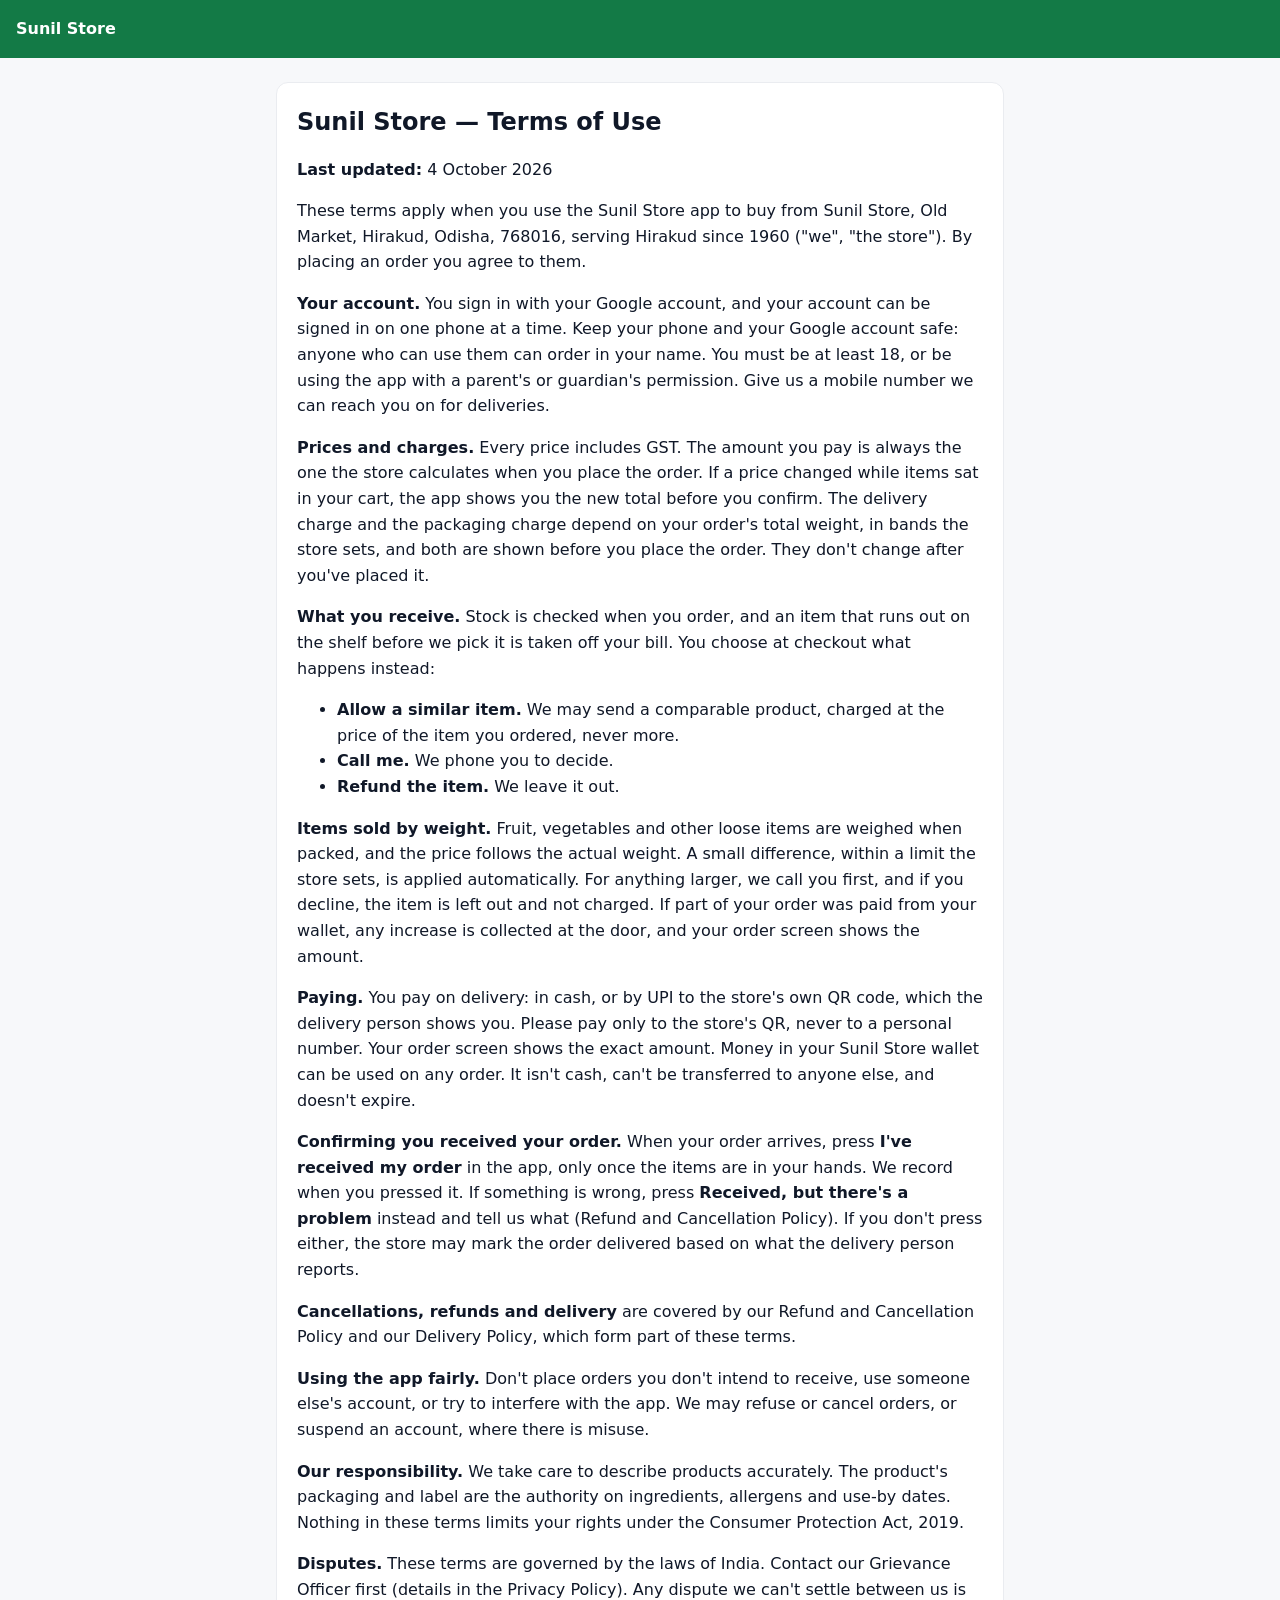
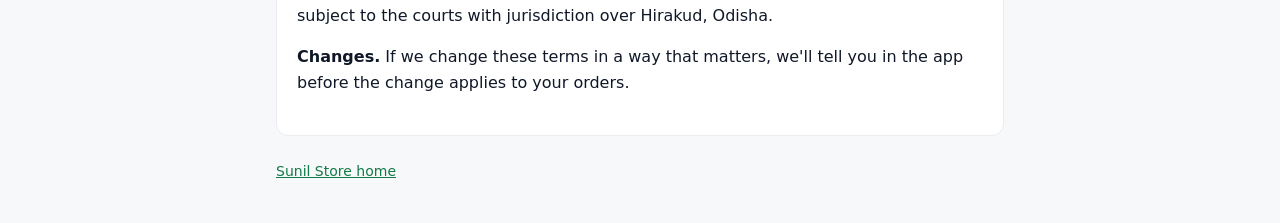
<file: terms/index.html>
<!doctype html>
<html lang="en">
<head>
<meta charset="utf-8">
<meta name="viewport" content="width=device-width, initial-scale=1">
<title>Terms of Use · Sunil Store</title>
<style>
:root { --brand: #137A46; --brand-dark: #0D5A33; --brand-tint: #E8F5EE; --accent: #FF6A1A; --discount: #C62828; --saving: #0E7C66; --ink: #101828; --ink-muted: #667085; --ink-faint: #98A2B3; --line: #EAECF0; --surface: #F7F8FA; --card: #FFFFFF; --warning: #B54708; --danger: #D92D20; --overlay: rgba(16,24,40,0.55); --on-fill: #FFFFFF; --on-overlay: #FFFFFF; color-scheme: light dark; }
@media (prefers-color-scheme: dark) { :root { --brand: #3DC17D; --brand-dark: #2FA566; --brand-tint: #11301F; --accent: #FF8A4C; --discount: #FF6B6B; --saving: #3CCBA8; --ink: #F2F4F7; --ink-muted: #A4AEBD; --ink-faint: #7C8799; --line: #263244; --surface: #0B0F14; --card: #131B27; --warning: #F5A524; --danger: #FF6B61; --overlay: rgba(0,0,0,0.65); --on-fill: #0B0F14; --on-overlay: #FFFFFF; } }
* { box-sizing: border-box; }
body { margin: 0; background: var(--surface); color: var(--ink);
  font: 16px/1.6 system-ui, -apple-system, "Segoe UI", Roboto, "Noto Sans", sans-serif; }
header { background: var(--brand); color: #fff; padding: 16px; }
header a { color: #fff; text-decoration: none; font-weight: 700; }
main { max-width: 760px; margin: 0 auto; padding: 24px 16px 40px; }
article { background: var(--card); border: 1px solid var(--line); border-radius: 12px;
  padding: 24px 20px; overflow-wrap: anywhere; }
h1, h2, h3 { line-height: 1.25; } h2 { margin-top: 0; }
a { color: var(--brand); }
table { width: 100%; border-collapse: collapse; margin: 16px 0; font-size: 15px; }
th, td { text-align: left; vertical-align: top; padding: 8px; border-bottom: 1px solid var(--line); }
nav ul { list-style: none; padding: 0; display: grid; gap: 8px; }
nav a { display: block; padding: 12px 16px; background: var(--card);
  border: 1px solid var(--line); border-radius: 12px; text-decoration: none; }
footer { color: var(--ink-muted); font-size: 14px; margin-top: 24px; }
.card { background: var(--card); border: 1px solid var(--line); border-radius: 12px;
  padding: 20px; margin: 16px 0; overflow-wrap: anywhere; }
.muted { color: var(--ink-muted); font-size: 14px; }
.button { display: inline-block; background: var(--brand); color: #fff; text-decoration: none; font-weight: 700;
  padding: 12px 20px; border-radius: 12px; }
code { font-size: 13px; word-break: break-all; }
ol li { margin: 8px 0; }
@media (max-width: 480px) { table, thead, tbody, tr, th, td { display: block; } th { display: none; }
  td { border: 0; padding: 4px 0; } tr { border-bottom: 1px solid var(--line); padding: 8px 0; } }
</style>
</head>
<body>
<header><a href="/sunil-store-public/">Sunil Store</a></header>
<main>
<article>
<h2>Sunil Store — Terms of Use</h2>
<p><strong>Last updated:</strong> 4 October 2026</p>
<p>These terms apply when you use the Sunil Store app to buy from Sunil Store, Old Market, Hirakud,
Odisha, 768016, serving Hirakud since 1960 (&quot;we&quot;, &quot;the store&quot;). By placing an order you agree to
them.</p>
<p><strong>Your account.</strong> You sign in with your Google account, and your account can be signed in on one
phone at a time. Keep your phone and your Google account safe: anyone who can use them can order
in your name. You must be at least 18, or be using the app with a parent&#39;s or guardian&#39;s
permission. Give us a mobile number we can reach you on for deliveries.</p>
<p><strong>Prices and charges.</strong> Every price includes GST. The amount you pay is always the one the store
calculates when you place the order. If a price changed while items sat in your cart, the app
shows you the new total before you confirm. The delivery charge and the packaging charge depend on
your order&#39;s total weight, in bands the store sets, and both are shown before you place the order.
They don&#39;t change after you&#39;ve placed it.</p>
<p><strong>What you receive.</strong> Stock is checked when you order, and an item that runs out on the shelf
before we pick it is taken off your bill. You choose at checkout what happens instead:</p>
<ul>
<li><strong>Allow a similar item.</strong> We may send a comparable product, charged at the price of the item
you ordered, never more.</li>
<li><strong>Call me.</strong> We phone you to decide.</li>
<li><strong>Refund the item.</strong> We leave it out.</li>
</ul>
<p><strong>Items sold by weight.</strong> Fruit, vegetables and other loose items are weighed when packed, and
the price follows the actual weight. A small difference, within a limit the store sets, is
applied automatically. For anything larger, we call you first, and if you decline, the item is left out
and not charged. If part of your order was paid from your wallet, any increase is collected at the
door, and your order screen shows the amount.</p>
<p><strong>Paying.</strong> You pay on delivery: in cash, or by UPI to the store&#39;s own QR code, which the delivery
person shows you. Please pay only to the store&#39;s QR, never to a personal number. Your order screen
shows the exact amount. Money in your Sunil Store wallet can be used on any order. It isn&#39;t cash,
can&#39;t be transferred to anyone else, and doesn&#39;t expire.</p>
<p><strong>Confirming you received your order.</strong> When your order arrives, press <strong>I&#39;ve received my order</strong>
in the app, only once the items are in your hands. We record when you pressed it. If something is
wrong, press <strong>Received, but there&#39;s a problem</strong> instead and tell us what (Refund and Cancellation
Policy). If you don&#39;t press either, the store may mark the order delivered based on what the
delivery person reports.</p>
<p><strong>Cancellations, refunds and delivery</strong> are covered by our Refund and Cancellation Policy and
our Delivery Policy, which form part of these terms.</p>
<p><strong>Using the app fairly.</strong> Don&#39;t place orders you don&#39;t intend to receive, use someone else&#39;s
account, or try to interfere with the app. We may refuse or cancel orders, or suspend an
account, where there is misuse.</p>
<p><strong>Our responsibility.</strong> We take care to describe products accurately. The product&#39;s packaging
and label are the authority on ingredients, allergens and use-by dates. Nothing in these terms
limits your rights under the Consumer Protection Act, 2019.</p>
<p><strong>Disputes.</strong> These terms are governed by the laws of India. Contact our Grievance Officer first
(details in the Privacy Policy). Any dispute we can&#39;t settle between us is subject to the courts
with jurisdiction over Hirakud, Odisha.</p>
<p><strong>Changes.</strong> If we change these terms in a way that matters, we&#39;ll tell you in the app before the
change applies to your orders.</p>

</article>
<footer><a href="/sunil-store-public/">Sunil Store home</a></footer>
</main>
</body>
</html>
</file>
